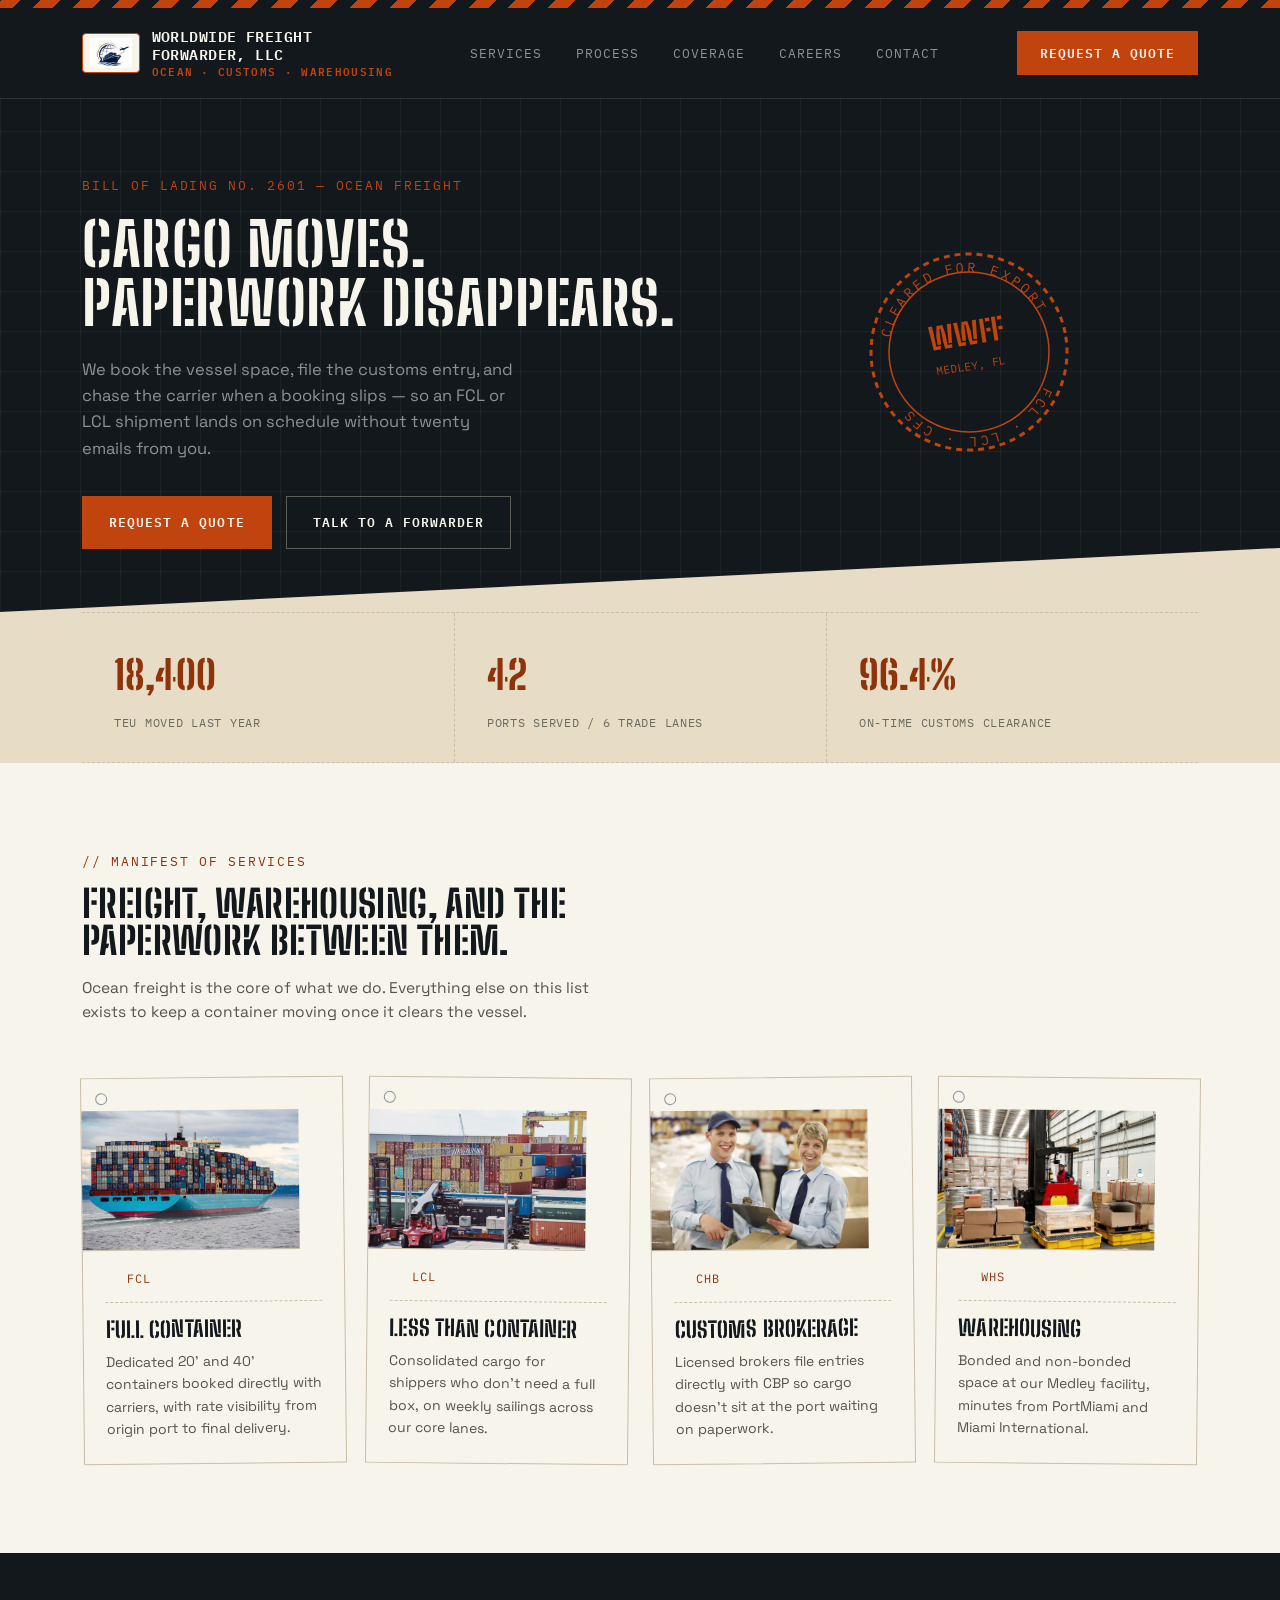
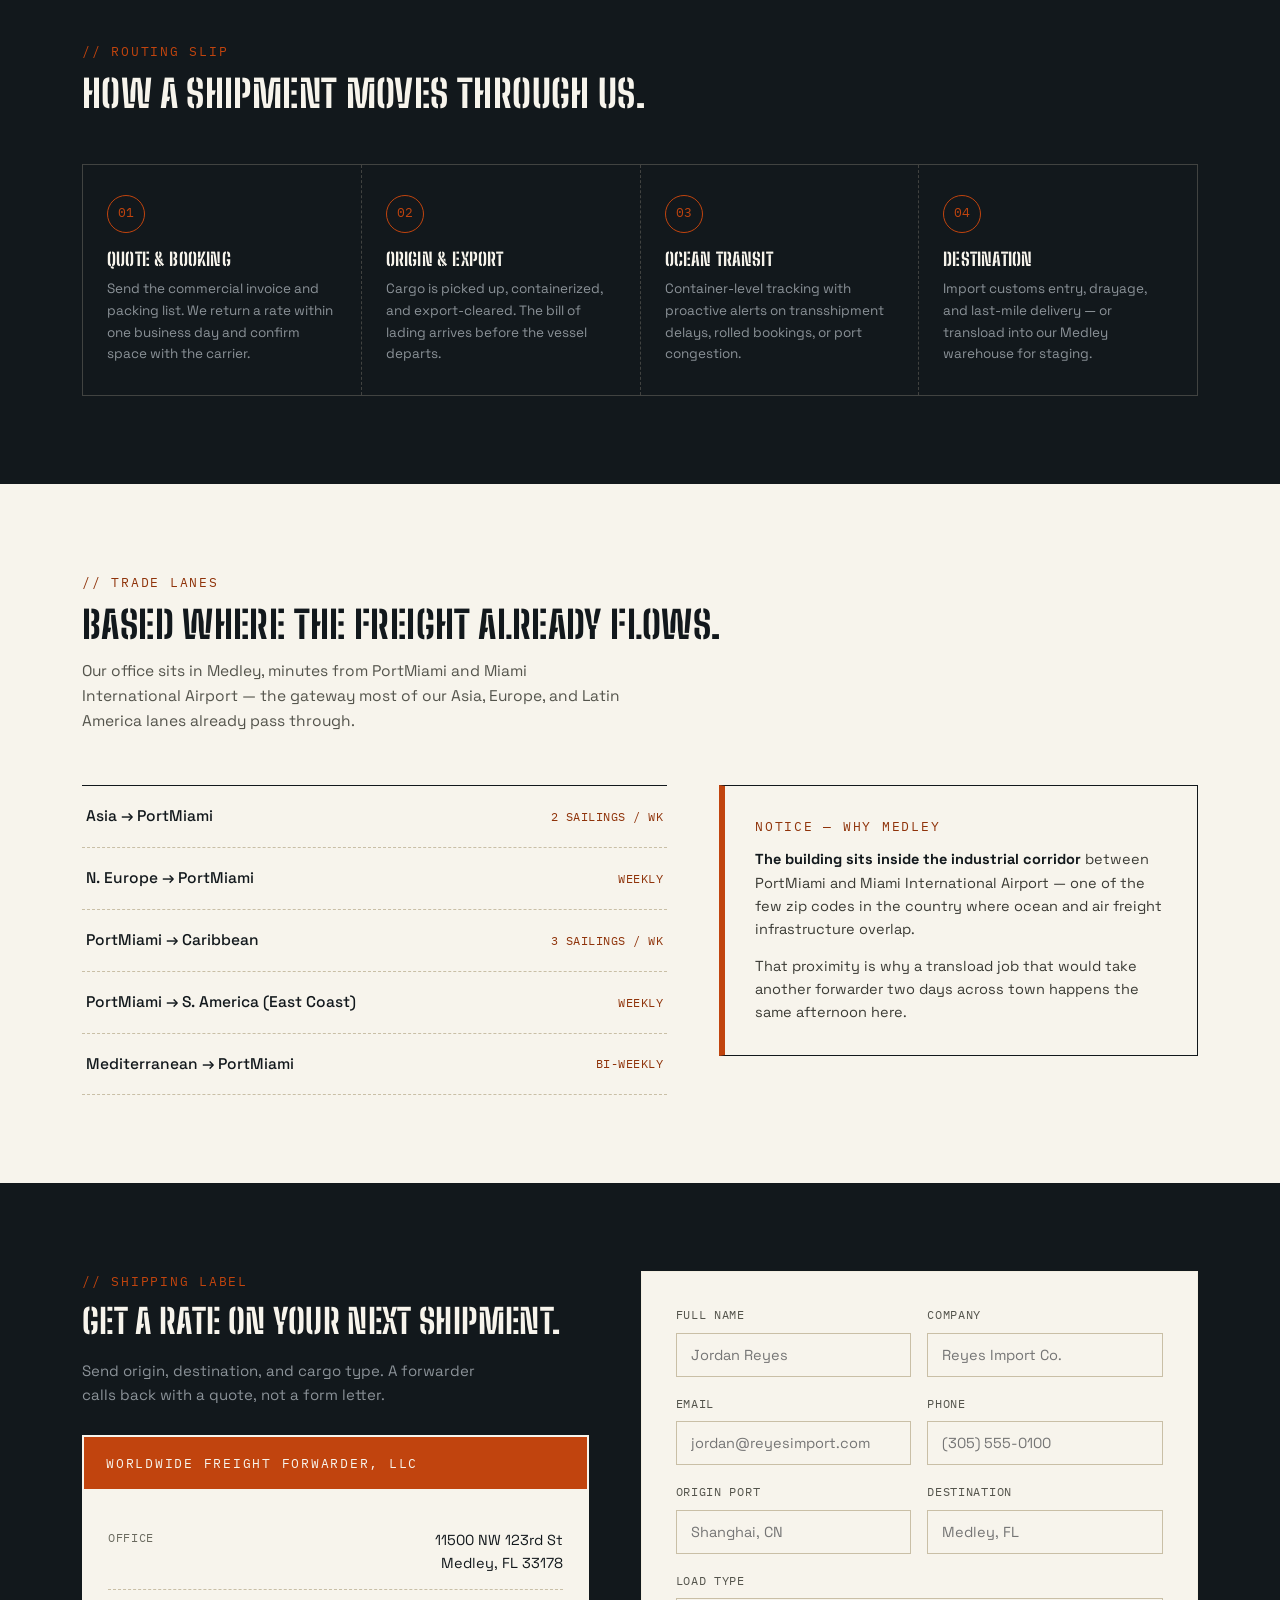
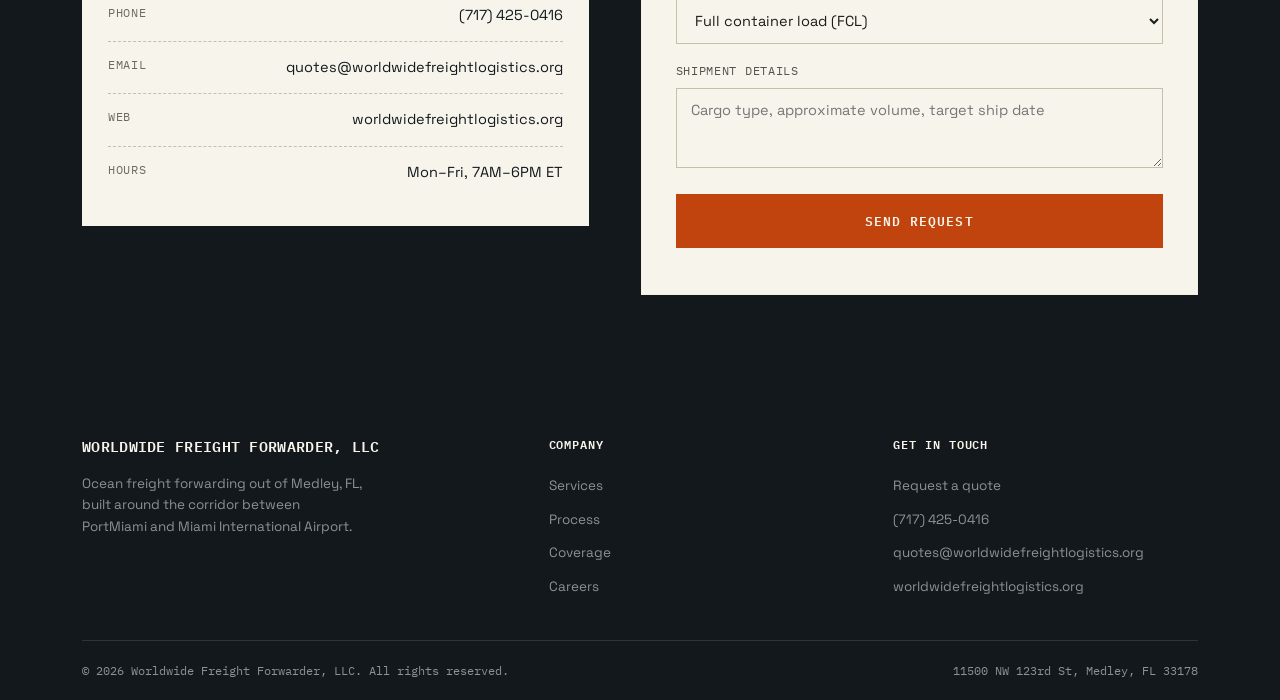
<file: index.html>
<!DOCTYPE html>
<html lang="en">
<head>
<meta charset="UTF-8">
<meta name="viewport" content="width=device-width, initial-scale=1.0">
<link rel="icon" type="image/png" href="favicon.png">
<title>Worldwide Freight Forwarder, LLC — Ocean Freight</title>
<link rel="preconnect" href="https://fonts.googleapis.com">
<link rel="preconnect" href="https://fonts.gstatic.com" crossorigin>
<link href="https://fonts.googleapis.com/css2?family=Big+Shoulders+Stencil+Text:wght@700;800&family=Space+Grotesk:wght@400;500;600&family=IBM+Plex+Mono:wght@400;500;600&display=swap" rel="stylesheet">
<link rel="stylesheet" href="style.css">
</head>
<body>

<div class="hazard"></div>
<header>
  <nav class="nav">
    <div class="logo">
      <div class="logo-badge"><img src="logo-icon.png" alt="Worldwide Freight Forwarder, LLC logo"></div>
      <div class="logo-text">WORLDWIDE FREIGHT<br>FORWARDER, LLC<span>OCEAN &middot; CUSTOMS &middot; WAREHOUSING</span></div>
    </div>
    <div class="navlinks">
      <a href="#services">Services</a>
      <a href="#process">Process</a>
      <a href="#coverage">Coverage</a>
      <a href="careers.html">Careers</a>
      <a href="#contact">Contact</a>
    </div>
    <a class="nav-cta" href="#contact">Request a quote</a>
    <button class="menu-btn" aria-label="Open menu">&#9776;</button>
  </nav>
</header>

<section class="hero">
  <div class="wrap hero-grid">
    <div>
      <div class="hero-eyebrow tag">Bill of lading no. 2601 &mdash; ocean freight</div>
      <h1>Cargo moves. Paperwork disappears.</h1>
      <p class="lede">We book the vessel space, file the customs entry, and chase the carrier when a booking slips &mdash; so an FCL or LCL shipment lands on schedule without twenty emails from you.</p>
      <div class="hero-actions">
        <a class="btn-primary" href="#contact">Request a quote</a>
        <a class="btn-ghost" href="tel:+17174250416">Talk to a forwarder</a>
      </div>
    </div>
    <div class="stamp-wrap">
      <svg class="stamp" width="220" height="220" viewBox="0 0 220 220" xmlns="http://www.w3.org/2000/svg" role="img" aria-label="Cleared for export stamp">
        <circle cx="110" cy="110" r="98" fill="none" stroke="#C1440E" stroke-width="3" stroke-dasharray="6 5"/>
        <circle cx="110" cy="110" r="80" fill="none" stroke="#C1440E" stroke-width="1.5"/>
        <path id="topArc" d="M 30 110 A 80 80 0 0 1 190 110" fill="none"/>
        <path id="botArc" d="M 190 115 A 80 80 0 0 1 30 115" fill="none"/>
        <text font-family="IBM Plex Mono" font-size="13.5" letter-spacing="3" fill="#C1440E">
          <textPath href="#topArc" startOffset="50%" text-anchor="middle">CLEARED FOR EXPORT</textPath>
        </text>
        <text font-family="IBM Plex Mono" font-size="13.5" letter-spacing="3" fill="#C1440E">
          <textPath href="#botArc" startOffset="50%" text-anchor="middle">FCL &middot; LCL &middot; CFS</textPath>
        </text>
        <text x="110" y="103" text-anchor="middle" font-family="Big Shoulders Stencil Text" font-size="30" font-weight="800" fill="#C1440E">WWFF</text>
        <text x="110" y="128" text-anchor="middle" font-family="IBM Plex Mono" font-size="11" fill="#C1440E">MEDLEY, FL</text>
      </svg>
    </div>
  </div>
  <div class="diag"></div>
</section>

<div class="manifest-strip">
  <div class="wrap">
    <div class="ticket-row">
      <div class="ticket"><div class="num">18,400</div><div class="label">TEU moved last year</div></div>
      <div class="ticket"><div class="num">42</div><div class="label">Ports served / 6 trade lanes</div></div>
      <div class="ticket"><div class="num">96.4%</div><div class="label">On-time customs clearance</div></div>
    </div>
  </div>
</div>

<section id="services">
  <div class="wrap">
    <div class="section-head">
      <div class="section-tag tag">// manifest of services</div>
      <h2>Freight, warehousing, and the paperwork between them.</h2>
      <p>Ocean freight is the core of what we do. Everything else on this list exists to keep a container moving once it clears the vessel.</p>
    </div>
    <div class="tags">
      <div class="tag-card">
        <img class="tag-photo" src="FCL.jpg" alt="Loaded container ship at sea">
        <div class="code">FCL</div>
        <div class="perf"></div>
        <h3>Full container</h3>
        <p>Dedicated 20' and 40' containers booked directly with carriers, with rate visibility from origin port to final delivery.</p>
      </div>
      <div class="tag-card">
        <img class="tag-photo" src="LCL.jpg" alt="Container yard with mixed cargo">
        <div class="code">LCL</div>
        <div class="perf"></div>
        <h3>Less than container</h3>
        <p>Consolidated cargo for shippers who don't need a full box, on weekly sailings across our core lanes.</p>
      </div>
      <div class="tag-card">
        <img class="tag-photo" src="CHB.jpeg" alt="Logistics staff reviewing shipment paperwork">
        <div class="code">CHB</div>
        <div class="perf"></div>
        <h3>Customs brokerage</h3>
        <p>Licensed brokers file entries directly with CBP so cargo doesn't sit at the port waiting on paperwork.</p>
      </div>
      <div class="tag-card">
        <img class="tag-photo" src="WHS.jpeg" alt="Warehouse worker moving palletized cargo">
        <div class="code">WHS</div>
        <div class="perf"></div>
        <h3>Warehousing</h3>
        <p>Bonded and non-bonded space at our Medley facility, minutes from PortMiami and Miami International.</p>
      </div>
    </div>
  </div>
</section>

<section class="process-wrap" id="process">
  <div class="wrap">
    <div class="section-head">
      <div class="section-tag tag">// routing slip</div>
      <h2>How a shipment moves through us.</h2>
    </div>
    <div class="route-ticket">
      <div class="r-step">
        <div class="stampnum">01</div>
        <h3>Quote &amp; booking</h3>
        <p>Send the commercial invoice and packing list. We return a rate within one business day and confirm space with the carrier.</p>
      </div>
      <div class="r-step">
        <div class="stampnum">02</div>
        <h3>Origin &amp; export</h3>
        <p>Cargo is picked up, containerized, and export-cleared. The bill of lading arrives before the vessel departs.</p>
      </div>
      <div class="r-step">
        <div class="stampnum">03</div>
        <h3>Ocean transit</h3>
        <p>Container-level tracking with proactive alerts on transshipment delays, rolled bookings, or port congestion.</p>
      </div>
      <div class="r-step">
        <div class="stampnum">04</div>
        <h3>Destination</h3>
        <p>Import customs entry, drayage, and last-mile delivery &mdash; or transload into our Medley warehouse for staging.</p>
      </div>
    </div>
  </div>
</section>

<section id="coverage">
  <div class="wrap">
    <div class="section-head">
      <div class="section-tag tag">// trade lanes</div>
      <h2>Based where the freight already flows.</h2>
      <p>Our office sits in Medley, minutes from PortMiami and Miami International Airport &mdash; the gateway most of our Asia, Europe, and Latin America lanes already pass through.</p>
    </div>
    <div class="coverage-grid">
      <div class="lanes">
        <div class="lane"><span class="route">Asia &rarr; PortMiami</span><span class="freq">2 sailings / wk</span></div>
        <div class="lane"><span class="route">N. Europe &rarr; PortMiami</span><span class="freq">weekly</span></div>
        <div class="lane"><span class="route">PortMiami &rarr; Caribbean</span><span class="freq">3 sailings / wk</span></div>
        <div class="lane"><span class="route">PortMiami &rarr; S. America (East Coast)</span><span class="freq">weekly</span></div>
        <div class="lane"><span class="route">Mediterranean &rarr; PortMiami</span><span class="freq">bi-weekly</span></div>
      </div>
      <div class="notice">
        <div class="tag">NOTICE &mdash; WHY MEDLEY</div>
        <p><strong>The building sits inside the industrial corridor</strong> between PortMiami and Miami International Airport &mdash; one of the few zip codes in the country where ocean and air freight infrastructure overlap.</p>
        <p>That proximity is why a transload job that would take another forwarder two days across town happens the same afternoon here.</p>
      </div>
    </div>
  </div>
</section>

<section class="contact-wrap" id="contact">
  <div class="wrap contact-grid">
    <div>
      <div class="section-tag tag" style="color:#C1440E;">// shipping label</div>
      <h2 style="font-size:34px;color:var(--paper);margin-bottom:20px;">Get a rate on your next shipment.</h2>
      <p style="color:var(--fog);font-size:15px;margin-bottom:28px;max-width:400px;font-family:'Space Grotesk',sans-serif;">Send origin, destination, and cargo type. A forwarder calls back with a quote, not a form letter.</p>
      <div class="label-card">
        <div class="label-head tag">Worldwide Freight Forwarder, LLC</div>
        <div class="label-body">
          <div class="label-row"><span class="k">Office</span><span class="v">11500 NW 123rd St<br>Medley, FL 33178</span></div>
          <div class="label-row"><span class="k">Phone</span><span class="v">(717) 425-0416</span></div>
          <div class="label-row"><span class="k">Email</span><span class="v">quotes@worldwidefreightlogistics.org</span></div>
          <div class="label-row"><span class="k">Web</span><span class="v">worldwidefreightlogistics.org</span></div>
          <div class="label-row"><span class="k">Hours</span><span class="v">Mon&ndash;Fri, 7AM&ndash;6PM ET</span></div>
        </div>
      </div>
    </div>
    <form class="form-card" id="quote-form" enctype="multipart/form-data">
      <div class="two-col">
        <div class="form-row">
          <label for="name">Full name</label>
          <input id="name" name="fi-sender-fullName" type="text" placeholder="Jordan Reyes" required>
        </div>
        <div class="form-row">
          <label for="company">Company</label>
          <input id="company" name="fi-sender-company" type="text" placeholder="Reyes Import Co.">
        </div>
      </div>
      <div class="two-col">
        <div class="form-row">
          <label for="email">Email</label>
          <input id="email" name="fi-sender-email" type="email" placeholder="jordan@reyesimport.com" required>
        </div>
        <div class="form-row">
          <label for="phone">Phone</label>
          <input id="phone" name="fi-text-phone" type="tel" placeholder="(305) 555-0100">
        </div>
      </div>
      <div class="two-col">
        <div class="form-row">
          <label for="origin">Origin port</label>
          <input id="origin" name="fi-text-originPort" type="text" placeholder="Shanghai, CN">
        </div>
        <div class="form-row">
          <label for="dest">Destination</label>
          <input id="dest" name="fi-text-destination" type="text" placeholder="Medley, FL">
        </div>
      </div>
      <div class="form-row">
        <label for="load">Load type</label>
        <select id="load" name="fi-select-loadType">
          <option>Full container load (FCL)</option>
          <option>Less than container load (LCL)</option>
          <option>Not sure yet</option>
        </select>
      </div>
      <div class="form-row">
        <label for="details">Shipment details</label>
        <textarea id="details" name="fi-text-details" rows="3" placeholder="Cargo type, approximate volume, target ship date"></textarea>
      </div>
      <button class="btn-primary" type="submit" style="width:100%;background:var(--rust);color:var(--paper);">Send request</button>
      <p id="quote-form-status" style="margin-top:12px;font-size:13.5px;"></p>
    </form>
    <script src="https://forminit.com/sdk/v1/forminit.js"></script>
    <script>
      (function(){
        var forminit = new Forminit();
        var FORM_ID = "f37d4dcpnnr";
        var form = document.getElementById("quote-form");
        form.addEventListener("submit", async function(e){
          e.preventDefault();
          var status = document.getElementById("quote-form-status");
          var btn = form.querySelector("button[type=submit]");
          btn.disabled = true;
          status.textContent = "Sending...";
          var formData = new FormData(form);
          var result = await forminit.submit(FORM_ID, formData);
          btn.disabled = false;
          if (result.error) {
            status.textContent = result.error.message;
            status.style.color = "#8F330A";
            return;
          }
          status.textContent = "Request sent — we'll follow up shortly.";
          status.style.color = "#2F4F44";
          form.reset();
        });
      })();
    </script>
  </div>
</section>

<footer>
  <div class="wrap">
    <div class="footer-grid">
      <div>
        <div class="footer-logo">WORLDWIDE FREIGHT FORWARDER, LLC</div>
        <p>Ocean freight forwarding out of Medley, FL, built around the corridor between PortMiami and Miami International Airport.</p>
      </div>
      <div class="footer-col">
        <h4>Company</h4>
        <a href="#services">Services</a>
        <a href="#process">Process</a>
        <a href="#coverage">Coverage</a>
        <a href="careers.html">Careers</a>
      </div>
      <div class="footer-col">
        <h4>Get in touch</h4>
        <a href="#contact">Request a quote</a>
        <a href="tel:+17174250416">(717) 425-0416</a>
        <a href="mailto:quotes@worldwidefreightlogistics.org">quotes@worldwidefreightlogistics.org</a>
        <a href="https://worldwidefreightlogistics.org">worldwidefreightlogistics.org</a>
      </div>
    </div>
    <div class="footer-bottom">
      <span>&copy; <span id="year"></span> Worldwide Freight Forwarder, LLC. All rights reserved.</span>
      <span>11500 NW 123rd St, Medley, FL 33178</span>
    </div>
  </div>
</footer>

<script>
  document.getElementById('year').textContent = new Date().getFullYear();
  var menuBtn = document.querySelector('.menu-btn');
  var navlinks = document.querySelector('.navlinks');
  menuBtn.addEventListener('click', function(){
    var open = navlinks.style.display === 'flex';
    navlinks.style.display = open ? 'none' : 'flex';
    navlinks.style.flexDirection = 'column';
    navlinks.style.position = 'absolute';
    navlinks.style.top = '78px';
    navlinks.style.left = '0';
    navlinks.style.right = '0';
    navlinks.style.background = 'var(--ink)';
    navlinks.style.padding = '20px 32px';
    navlinks.style.gap = '18px';
    navlinks.style.zIndex = '60';
  });
</script>

</body>
</html>
</file>
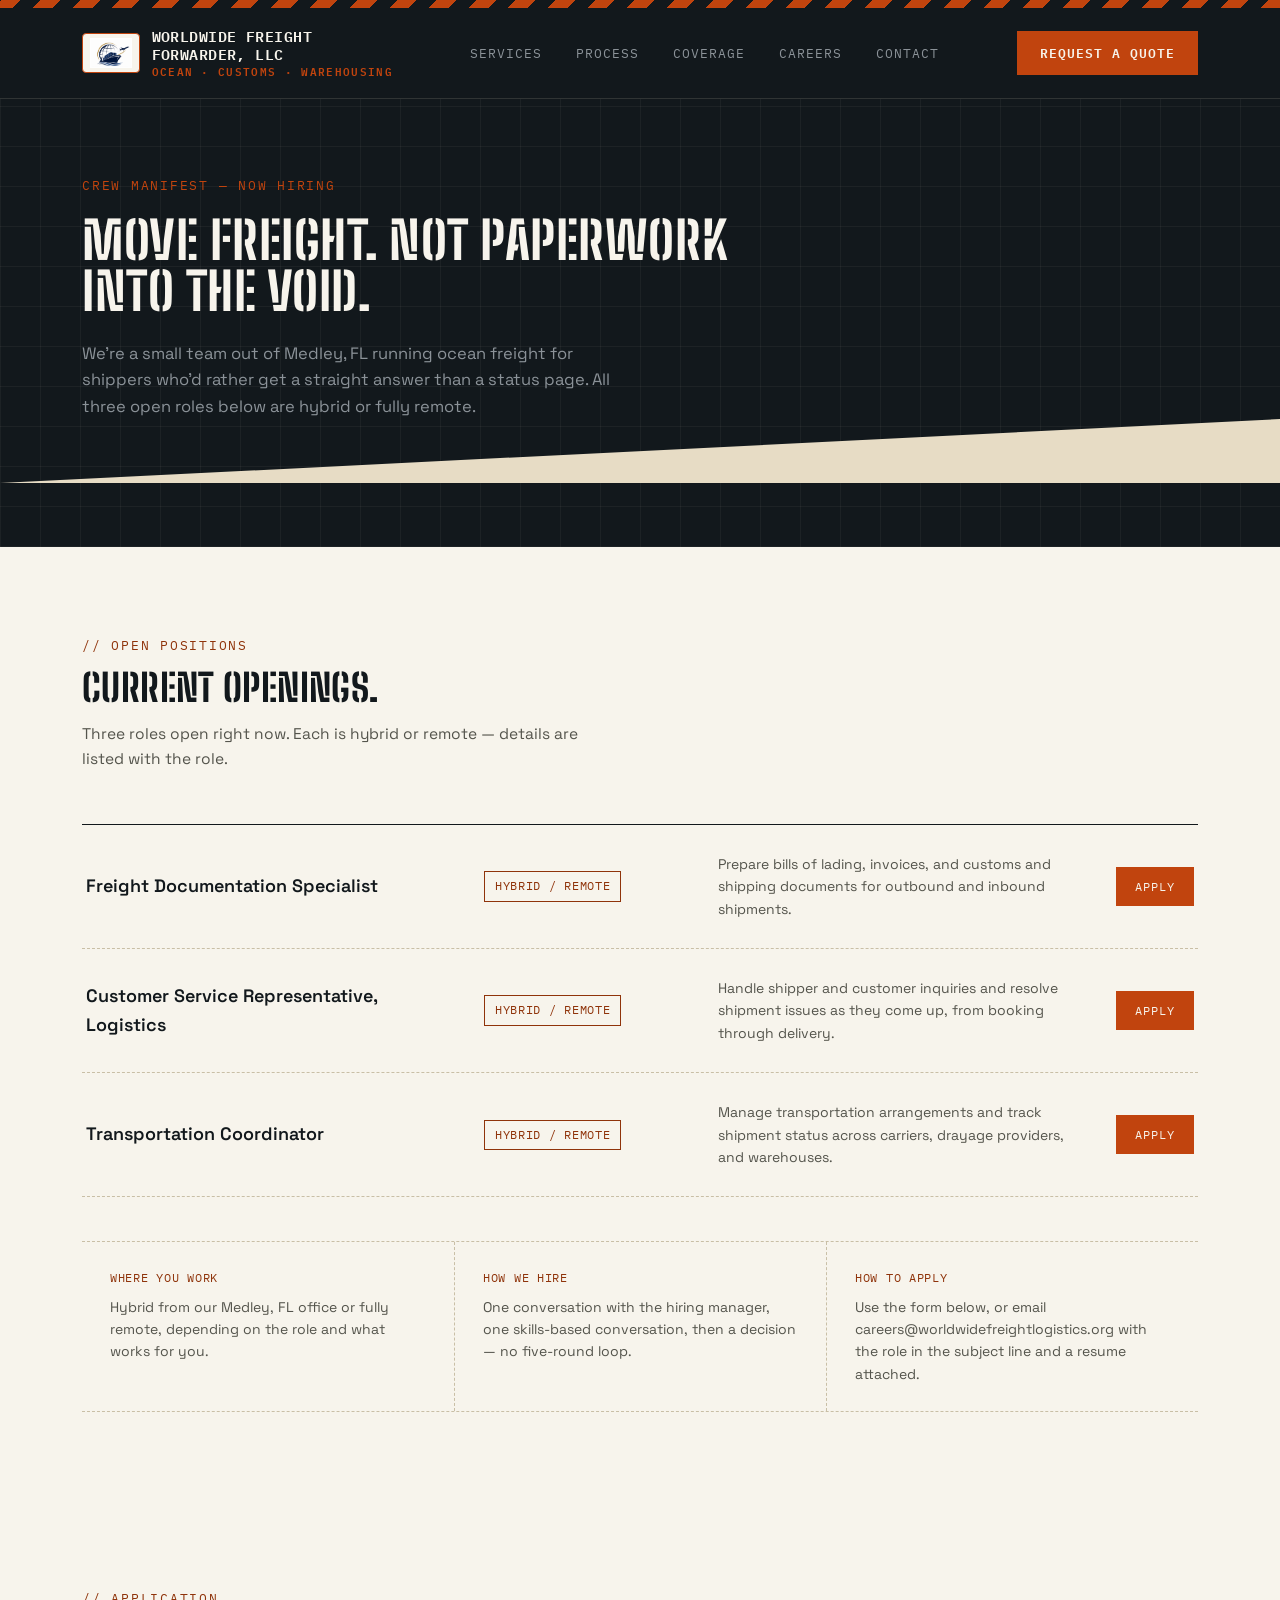
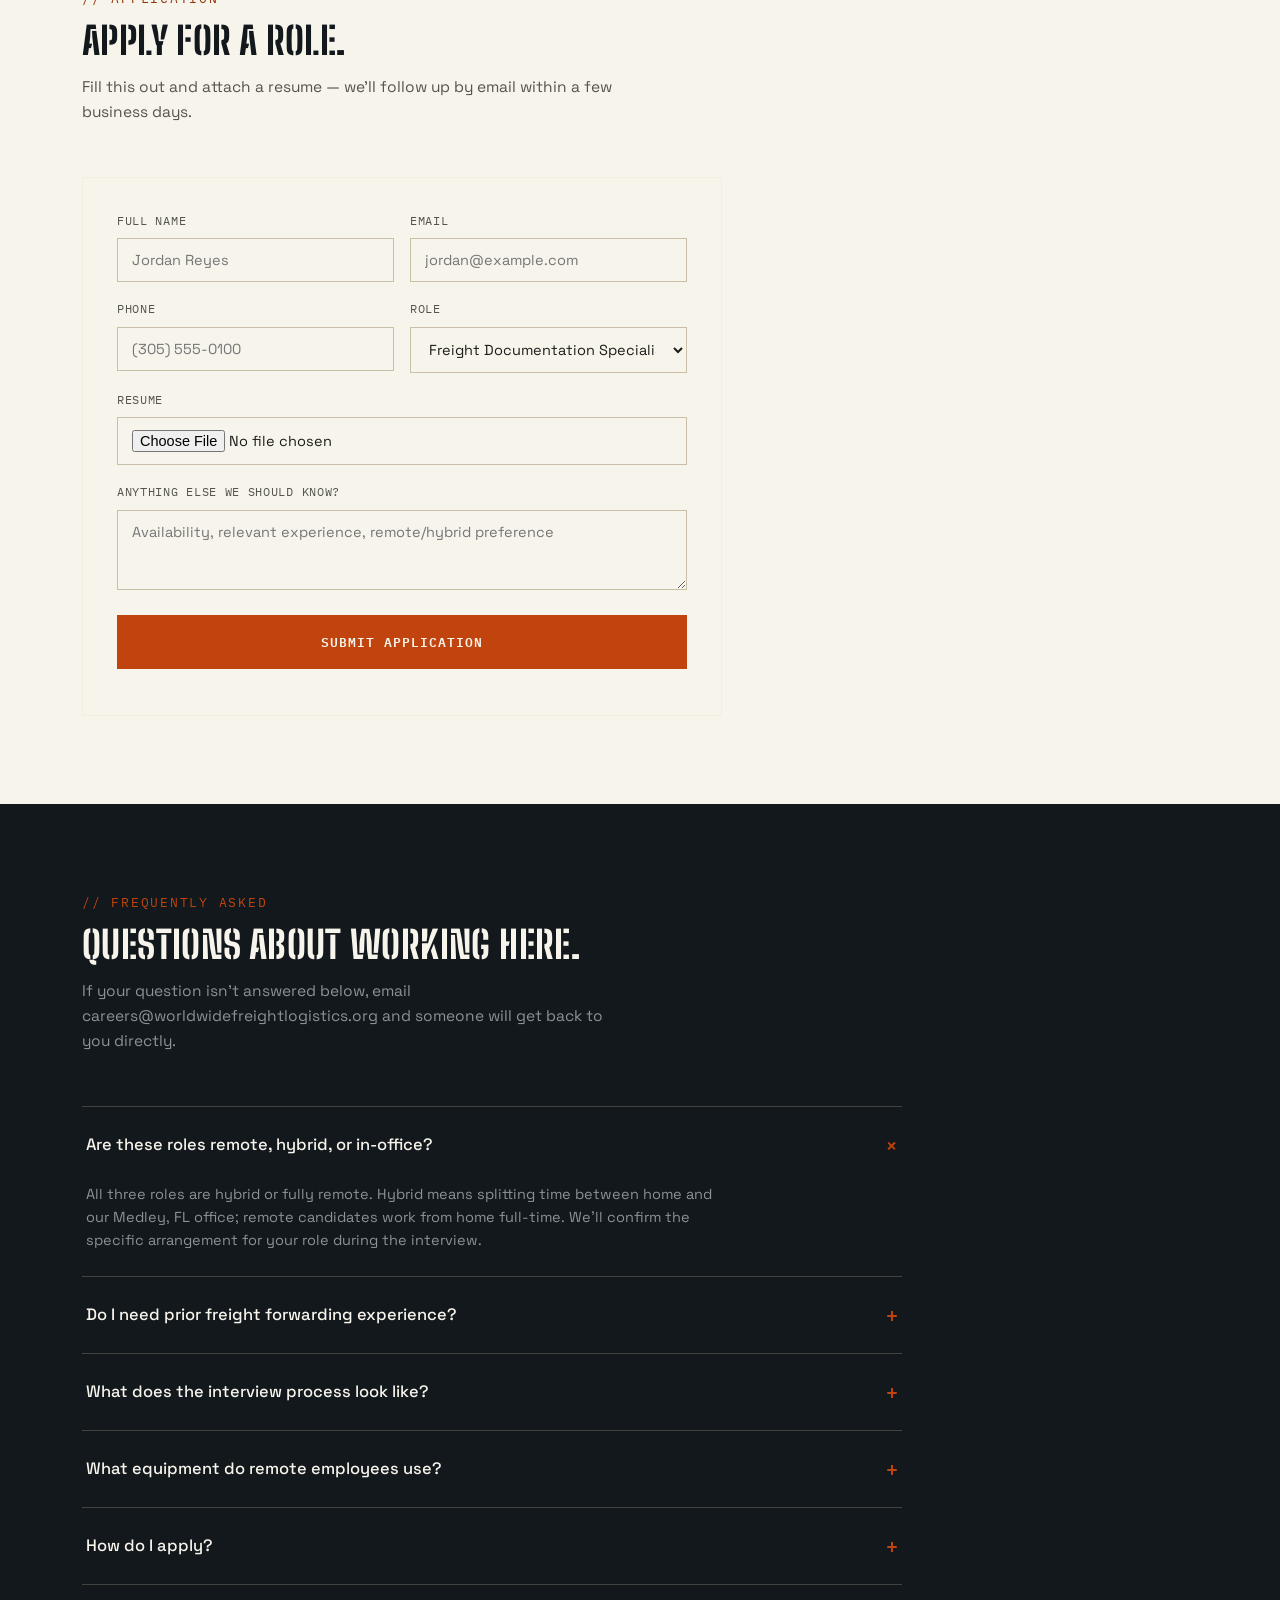
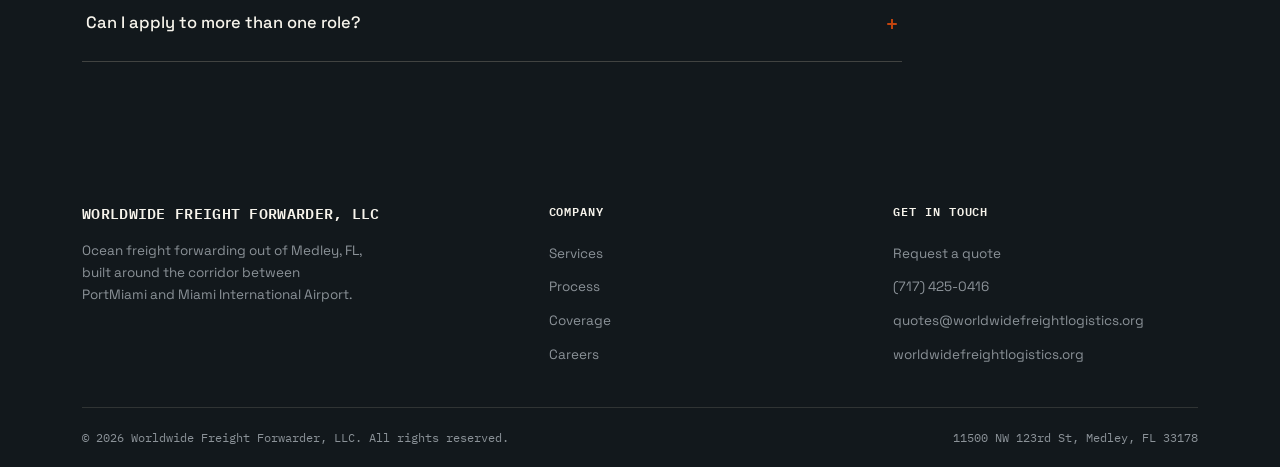
<file: careers.html>
<!DOCTYPE html>
<html lang="en">
<head>
<meta charset="UTF-8">
<meta name="viewport" content="width=device-width, initial-scale=1.0">
<link rel="icon" type="image/png" href="favicon.png">
<title>Careers — Worldwide Freight Forwarder, LLC</title>
<link rel="preconnect" href="https://fonts.googleapis.com">
<link rel="preconnect" href="https://fonts.gstatic.com" crossorigin>
<link href="https://fonts.googleapis.com/css2?family=Big+Shoulders+Stencil+Text:wght@700;800&family=Space+Grotesk:wght@400;500;600&family=IBM+Plex+Mono:wght@400;500;600&display=swap" rel="stylesheet">
<link rel="stylesheet" href="style.css">
</head>
<body>

<div class="hazard"></div>
<header>
  <nav class="nav">
    <div class="logo">
      <div class="logo-badge"><img src="logo-icon.png" alt="Worldwide Freight Forwarder, LLC logo"></div>
      <div class="logo-text">WORLDWIDE FREIGHT<br>FORWARDER, LLC<span>OCEAN &middot; CUSTOMS &middot; WAREHOUSING</span></div>
    </div>
    <div class="navlinks">
      <a href="index.html#services">Services</a>
      <a href="index.html#process">Process</a>
      <a href="index.html#coverage">Coverage</a>
      <a href="careers.html">Careers</a>
      <a href="index.html#contact">Contact</a>
    </div>
    <a class="nav-cta" href="index.html#contact">Request a quote</a>
    <button class="menu-btn" aria-label="Open menu">&#9776;</button>
  </nav>
</header>

<section class="hero" style="padding-bottom:64px;">
  <div class="wrap">
    <div class="hero-eyebrow tag">Crew manifest &mdash; now hiring</div>
    <h1 style="font-size:52px;max-width:700px;">Move freight. Not paperwork into the void.</h1>
    <p class="lede" style="max-width:560px;">We're a small team out of Medley, FL running ocean freight for shippers who'd rather get a straight answer than a status page. All three open roles below are hybrid or fully remote.</p>
  </div>
  <div class="diag"></div>
</section>

<section id="roles">
  <div class="wrap">
    <div class="section-head">
      <div class="section-tag tag">// open positions</div>
      <h2>Current openings.</h2>
      <p>Three roles open right now. Each is hybrid or remote &mdash; details are listed with the role.</p>
    </div>
    <div class="role-list">
      <div class="role">
        <div class="rtitle">Freight Documentation Specialist</div>
        <div class="rloc">Hybrid / Remote</div>
        <div class="rdesc">Prepare bills of lading, invoices, and customs and shipping documents for outbound and inbound shipments.</div>
        <button type="button" class="rapply" onclick="applyFor('Freight Documentation Specialist')">Apply</button>
      </div>
      <div class="role">
        <div class="rtitle">Customer Service Representative, Logistics</div>
        <div class="rloc">Hybrid / Remote</div>
        <div class="rdesc">Handle shipper and customer inquiries and resolve shipment issues as they come up, from booking through delivery.</div>
        <button type="button" class="rapply" onclick="applyFor('Customer Service Representative, Logistics')">Apply</button>
      </div>
      <div class="role">
        <div class="rtitle">Transportation Coordinator</div>
        <div class="rloc">Hybrid / Remote</div>
        <div class="rdesc">Manage transportation arrangements and track shipment status across carriers, drayage providers, and warehouses.</div>
        <button type="button" class="rapply" onclick="applyFor('Transportation Coordinator')">Apply</button>
      </div>
    </div>

    <div class="perk-strip">
      <div class="perk">
        <div class="ptitle">Where you work</div>
        <p>Hybrid from our Medley, FL office or fully remote, depending on the role and what works for you.</p>
      </div>
      <div class="perk">
        <div class="ptitle">How we hire</div>
        <p>One conversation with the hiring manager, one skills-based conversation, then a decision &mdash; no five-round loop.</p>
      </div>
      <div class="perk">
        <div class="ptitle">How to apply</div>
        <p>Use the form below, or email careers@worldwidefreightlogistics.org with the role in the subject line and a resume attached.</p>
      </div>
    </div>
  </div>
</section>

<section id="apply">
  <div class="wrap">
    <div class="section-head">
      <div class="section-tag tag">// application</div>
      <h2>Apply for a role.</h2>
      <p>Fill this out and attach a resume &mdash; we'll follow up by email within a few business days.</p>
    </div>
    <form class="form-card" id="apply-form" style="max-width:640px;" enctype="multipart/form-data">
      <div class="two-col">
        <div class="form-row">
          <label for="app-name">Full name</label>
          <input id="app-name" name="fi-sender-fullName" type="text" placeholder="Jordan Reyes" required>
        </div>
        <div class="form-row">
          <label for="app-email">Email</label>
          <input id="app-email" name="fi-sender-email" type="email" placeholder="jordan@example.com" required>
        </div>
      </div>
      <div class="two-col">
        <div class="form-row">
          <label for="app-phone">Phone</label>
          <input id="app-phone" name="fi-text-phone" type="tel" placeholder="(305) 555-0100">
        </div>
        <div class="form-row">
          <label for="app-role">Role</label>
          <select id="app-role" name="fi-select-role">
            <option>Freight Documentation Specialist</option>
            <option>Customer Service Representative, Logistics</option>
            <option>Transportation Coordinator</option>
          </select>
        </div>
      </div>
      <div class="form-row">
        <label for="app-resume">Resume</label>
        <input id="app-resume" name="fi-file-resume" type="file" accept=".pdf,.doc,.docx" required>
      </div>
      <div class="form-row">
        <label for="app-note">Anything else we should know?</label>
        <textarea id="app-note" name="fi-text-note" rows="3" placeholder="Availability, relevant experience, remote/hybrid preference"></textarea>
      </div>
      <button class="btn-primary" type="submit" style="width:100%;background:var(--rust);color:var(--paper);">Submit application</button>
      <p id="apply-form-status" style="margin-top:12px;font-size:13.5px;"></p>
    </form>
    <script src="https://forminit.com/sdk/v1/forminit.js"></script>
    <script>
      (function(){
        var forminit = new Forminit();
        var FORM_ID = "f37d4dcpnnr";
        var form = document.getElementById("apply-form");
        form.addEventListener("submit", async function(e){
          e.preventDefault();
          var status = document.getElementById("apply-form-status");
          var btn = form.querySelector("button[type=submit]");
          btn.disabled = true;
          status.textContent = "Sending...";
          var formData = new FormData(form);
          var result = await forminit.submit(FORM_ID, formData);
          btn.disabled = false;
          if (result.error) {
            status.textContent = result.error.message;
            status.style.color = "#8F330A";
            return;
          }
          status.textContent = "Application sent — we'll follow up shortly.";
          status.style.color = "#2F4F44";
          form.reset();
        });
      })();
    </script>
  </div>
</section>

<section class="faq-wrap" id="faq">
  <div class="wrap">
    <div class="section-head">
      <div class="section-tag tag">// frequently asked</div>
      <h2>Questions about working here.</h2>
      <p>If your question isn't answered below, email careers@worldwidefreightlogistics.org and someone will get back to you directly.</p>
    </div>
    <div class="faq-list">
      <details class="faq-item" open>
        <summary>Are these roles remote, hybrid, or in-office?<span class="plus">+</span></summary>
        <div class="faq-a">All three roles are hybrid or fully remote. Hybrid means splitting time between home and our Medley, FL office; remote candidates work from home full-time. We'll confirm the specific arrangement for your role during the interview.</div>
      </details>
      <details class="faq-item">
        <summary>Do I need prior freight forwarding experience?<span class="plus">+</span></summary>
        <div class="faq-a">It helps, but it isn't required for every role. Familiarity with logistics, customs paperwork, or customer service in a fast-moving operational environment matters more than having the exact job title before.</div>
      </details>
      <details class="faq-item">
        <summary>What does the interview process look like?<span class="plus">+</span></summary>
        <div class="faq-a">A first conversation with the hiring manager to talk through the role and your background, followed by a skills-based conversation specific to the position. We aim to give a decision shortly after.</div>
      </details>
      <details class="faq-item">
        <summary>What equipment do remote employees use?<span class="plus">+</span></summary>
        <div class="faq-a">We provide a laptop and the software you need to do the job. Remote staff are expected to have a reliable internet connection and a quiet space for calls with shippers and carriers.</div>
      </details>
      <details class="faq-item">
        <summary>How do I apply?<span class="plus">+</span></summary>
        <div class="faq-a">Email careers@worldwidefreightlogistics.org with the role name in the subject line and a resume attached. You can also use the Apply button next to any listing above, which pre-fills the subject line for you.</div>
      </details>
      <details class="faq-item">
        <summary>Can I apply to more than one role?<span class="plus">+</span></summary>
        <div class="faq-a">Yes. Send one email per role you're interested in, or list all of them in a single email and we'll route it to the right hiring manager.</div>
      </details>
    </div>
  </div>
</section>

<footer>
  <div class="wrap">
    <div class="footer-grid">
      <div>
        <div class="footer-logo">WORLDWIDE FREIGHT FORWARDER, LLC</div>
        <p>Ocean freight forwarding out of Medley, FL, built around the corridor between PortMiami and Miami International Airport.</p>
      </div>
      <div class="footer-col">
        <h4>Company</h4>
        <a href="index.html#services">Services</a>
        <a href="index.html#process">Process</a>
        <a href="index.html#coverage">Coverage</a>
        <a href="careers.html">Careers</a>
      </div>
      <div class="footer-col">
        <h4>Get in touch</h4>
        <a href="index.html#contact">Request a quote</a>
        <a href="tel:+17174250416">(717) 425-0416</a>
        <a href="mailto:quotes@worldwidefreightlogistics.org">quotes@worldwidefreightlogistics.org</a>
        <a href="https://worldwidefreightlogistics.org">worldwidefreightlogistics.org</a>
      </div>
    </div>
    <div class="footer-bottom">
      <span>&copy; <span id="year"></span> Worldwide Freight Forwarder, LLC. All rights reserved.</span>
      <span>11500 NW 123rd St, Medley, FL 33178</span>
    </div>
  </div>
</footer>

<script>
  function applyFor(role){
    var select = document.getElementById('app-role');
    if (select) { select.value = role; }
    var target = document.getElementById('apply');
    if (target) { target.scrollIntoView({behavior:'smooth', block:'start'}); }
  }
  document.getElementById('year').textContent = new Date().getFullYear();
  var menuBtn = document.querySelector('.menu-btn');
  var navlinks = document.querySelector('.navlinks');
  menuBtn.addEventListener('click', function(){
    var open = navlinks.style.display === 'flex';
    navlinks.style.display = open ? 'none' : 'flex';
    navlinks.style.flexDirection = 'column';
    navlinks.style.position = 'absolute';
    navlinks.style.top = '78px';
    navlinks.style.left = '0';
    navlinks.style.right = '0';
    navlinks.style.background = 'var(--ink)';
    navlinks.style.padding = '20px 32px';
    navlinks.style.gap = '18px';
    navlinks.style.zIndex = '60';
  });
</script>

</body>
</html>
</file>
<file: style.css>
:root{
    --ink:#12181C;
    --ink-soft:#1D262C;
    --rust:#C1440E;
    --rust-dark:#8F330A;
    --hull:#2F4F44;
    --kraft:#E7DCC5;
    --kraft-dark:#D8CBAE;
    --paper:#F7F4EC;
    --charcoal:#1B1B18;
    --fog:#8B9298;
    --line:#C9BFA6;
    --max:1180px;
  }
  *{box-sizing:border-box;margin:0;padding:0;}
  html{scroll-behavior:smooth;}
  body{
    font-family:'Space Grotesk',-apple-system,sans-serif;
    color:var(--charcoal);
    background:var(--paper);
    line-height:1.6;
    -webkit-font-smoothing:antialiased;
  }
  h1,h2,h3{
    font-family:'Big Shoulders Stencil Text',sans-serif;
    font-weight:800;
    letter-spacing:0.01em;
    line-height:0.98;
    text-transform:uppercase;
  }
  a{color:inherit;text-decoration:none;}
  img{max-width:100%;display:block;}
  .wrap{max-width:var(--max);margin:0 auto;padding:0 32px;}
  .mono{font-family:'IBM Plex Mono',monospace;}
  .tag{
    font-family:'IBM Plex Mono',monospace;font-size:12.5px;
    letter-spacing:0.14em;text-transform:uppercase;
  }

  .hazard{
    height:8px;width:100%;
    background:repeating-linear-gradient(-45deg,var(--rust) 0 14px,var(--ink) 14px 28px);
  }

  header{background:var(--ink);border-bottom:1px solid rgba(231,220,197,0.14);}
  .nav{display:flex;align-items:center;justify-content:space-between;padding:20px 32px;max-width:var(--max);margin:0 auto;}
  .logo{display:flex;align-items:center;gap:12px;}
  .logo .mark{width:30px;height:30px;flex-shrink:0;}
  .logo-text{font-family:'IBM Plex Mono',monospace;font-weight:600;font-size:14.5px;color:var(--paper);letter-spacing:0.03em;line-height:1.25;}
  .logo-text span{display:block;color:var(--rust);font-size:11px;letter-spacing:0.12em;}
  .navlinks{display:flex;gap:34px;align-items:center;}
  .navlinks a{font-family:'IBM Plex Mono',monospace;color:var(--fog);font-size:12.5px;letter-spacing:0.08em;text-transform:uppercase;transition:color .15s ease;}
  .navlinks a:hover{color:var(--paper);}
  .navlinks a:focus-visible{outline:2px solid var(--rust);outline-offset:4px;}
  .nav-cta{background:var(--rust);color:var(--paper);padding:11px 22px;font-family:'IBM Plex Mono',monospace;font-size:12.5px;letter-spacing:0.08em;text-transform:uppercase;font-weight:600;border:1px solid var(--rust);cursor:pointer;border-radius:0;}
  .nav-cta:hover{background:var(--rust-dark);border-color:var(--rust-dark);}
  .nav-cta:focus-visible{outline:2px solid var(--paper);outline-offset:3px;}
  .menu-btn{display:none;background:none;border:none;color:var(--paper);font-size:26px;cursor:pointer;}

  .hero{
    background:
      repeating-linear-gradient(0deg, rgba(231,220,197,0.05) 0 1px, transparent 1px 40px),
      repeating-linear-gradient(90deg, rgba(231,220,197,0.05) 0 1px, transparent 1px 40px),
      var(--ink);
    color:var(--paper);
    padding:76px 0 0;position:relative;overflow:hidden;
  }
  .hero-grid{display:grid;grid-template-columns:1.15fr 0.85fr;gap:40px;align-items:center;padding-bottom:0;}
  .hero-eyebrow{color:var(--rust);margin-bottom:20px;}
  .hero h1{font-size:60px;color:var(--paper);max-width:600px;}
  .hero p.lede{margin-top:24px;font-size:16.5px;color:var(--fog);max-width:440px;}
  .hero-actions{display:flex;gap:14px;margin-top:34px;flex-wrap:wrap;}
  .btn-primary{background:var(--rust);color:var(--paper);padding:15px 26px;font-family:'IBM Plex Mono',monospace;font-size:13px;letter-spacing:0.08em;text-transform:uppercase;font-weight:600;border:1px solid var(--rust);cursor:pointer;border-radius:0;}
  .btn-primary:hover{background:var(--rust-dark);border-color:var(--rust-dark);}
  .btn-ghost{background:transparent;color:var(--paper);padding:15px 26px;font-family:'IBM Plex Mono',monospace;font-size:13px;letter-spacing:0.08em;text-transform:uppercase;font-weight:600;border:1px solid rgba(231,220,197,0.35);cursor:pointer;border-radius:0;}
  .btn-ghost:hover{border-color:var(--paper);}

  .stamp-wrap{position:relative;display:flex;justify-content:center;align-items:center;padding:20px 0 40px;}
  .stamp{transform:rotate(-9deg);}

  .diag{height:64px;background:var(--kraft);clip-path:polygon(0 100%, 100% 0, 100% 100%);margin-top:-1px;}

  section{padding:88px 0;}
  .section-head{max-width:640px;margin-bottom:52px;}
  .section-tag{color:var(--rust-dark);margin-bottom:14px;}
  .section-head h2{font-size:38px;color:var(--ink);}
  .section-head p{margin-top:16px;font-size:15.5px;color:#54544C;max-width:540px;font-family:'Space Grotesk',sans-serif;}

  .manifest-strip{background:var(--kraft);}
  .ticket-row{display:grid;grid-template-columns:repeat(3,1fr);border-top:1px dashed var(--line);border-bottom:1px dashed var(--line);}
  .ticket{padding:30px 32px;border-left:1px dashed var(--line);}
  .ticket:first-child{border-left:none;}
  .ticket .num{font-family:'Big Shoulders Stencil Text',sans-serif;font-weight:800;font-size:40px;color:var(--rust-dark);}
  .ticket .label{font-family:'IBM Plex Mono',monospace;font-size:12px;letter-spacing:0.06em;text-transform:uppercase;color:#6B6B60;margin-top:6px;}

  .tags{display:grid;grid-template-columns:repeat(4,1fr);gap:22px;}
  .tag-card{
    background:var(--paper);border:1px solid var(--line);position:relative;padding:30px 22px 24px;
  }
  .tag-card:nth-child(odd){transform:rotate(-0.6deg);}
  .tag-card:nth-child(even){transform:rotate(0.6deg);}
  .tag-card::before{
    content:"";position:absolute;top:14px;left:14px;width:10px;height:10px;
    border-radius:50%;border:1px solid var(--fog);background:var(--paper);
  }
  .tag-photo{
    width:calc(100% + 44px);height:140px;object-fit:cover;display:block;
    margin:2px -22px 18px;border-bottom:1px solid var(--line);filter:saturate(0.9) contrast(1.02);
  }
  .tag-card .code{font-family:'IBM Plex Mono',monospace;font-size:12px;color:var(--rust-dark);letter-spacing:0.08em;margin-bottom:14px;padding-left:22px;}
  .tag-card h3{font-size:22px;color:var(--ink);margin-bottom:10px;letter-spacing:0.005em;}
  .tag-card p{font-size:14px;color:#54544C;font-family:'Space Grotesk',sans-serif;}
  .tag-card .perf{border-bottom:1px dashed var(--line);margin:14px 0 16px;}

  .process-wrap{background:var(--ink);color:var(--paper);}
  .process-wrap .section-head h2{color:var(--paper);}
  .process-wrap .section-head p{color:var(--fog);}
  .process-wrap .section-tag{color:var(--rust);}
  .route-ticket{display:flex;border:1px solid rgba(231,220,197,0.22);}
  .r-step{flex:1;padding:30px 24px;border-left:1px dashed rgba(231,220,197,0.22);position:relative;}
  .r-step:first-child{border-left:none;}
  .r-step .stampnum{
    width:38px;height:38px;border-radius:50%;border:1.5px solid var(--rust);
    display:flex;align-items:center;justify-content:center;font-family:'IBM Plex Mono',monospace;
    font-size:13px;color:var(--rust);margin-bottom:18px;
  }
  .r-step h3{font-size:18px;color:var(--paper);margin-bottom:10px;letter-spacing:0.01em;}
  .r-step p{font-size:13.5px;color:var(--fog);font-family:'Space Grotesk',sans-serif;}

  .coverage-grid{display:grid;grid-template-columns:1.1fr 0.9fr;gap:52px;align-items:start;}
  .lanes{border-top:1px solid var(--ink);}
  .lane{display:flex;justify-content:space-between;align-items:center;padding:18px 4px;border-bottom:1px dashed var(--line);}
  .lane .route{font-weight:500;font-size:15.5px;color:var(--ink);font-family:'Space Grotesk',sans-serif;}
  .lane .freq{font-family:'IBM Plex Mono',monospace;font-size:12px;color:var(--rust-dark);text-transform:uppercase;letter-spacing:0.04em;}
  .notice{background:var(--paper);border:1px solid var(--ink);border-left:6px solid var(--rust);padding:30px;}
  .notice .tag{color:var(--rust-dark);margin-bottom:12px;}
  .notice p{font-size:14.5px;color:#3A3A34;margin-bottom:14px;font-family:'Space Grotesk',sans-serif;}
  .notice p:last-child{margin-bottom:0;}
  .notice strong{color:var(--ink);}

  .contact-wrap{background:var(--ink);color:var(--paper);}
  .contact-grid{display:grid;grid-template-columns:1fr 1.1fr;gap:52px;}
  .label-card{background:var(--paper);color:var(--charcoal);border:2px solid var(--paper);position:relative;padding:0;}
  .label-head{background:var(--rust);color:var(--paper);padding:16px 22px;}
  .label-head .tag{color:var(--paper);letter-spacing:0.12em;}
  .label-body{padding:26px 24px;}
  .label-row{display:flex;justify-content:space-between;padding:14px 0;border-bottom:1px dashed var(--line);gap:16px;}
  .label-row:last-child{border-bottom:none;}
  .label-row .k{font-family:'IBM Plex Mono',monospace;font-size:11.5px;color:#6B6B60;text-transform:uppercase;letter-spacing:0.06em;min-width:70px;}
  .label-row .v{font-size:14.5px;color:var(--ink);text-align:right;font-family:'Space Grotesk',sans-serif;}

  .form-card{background:var(--paper);color:var(--charcoal);border:1px solid rgba(231,220,197,0.3);padding:34px;}
  .form-row{margin-bottom:18px;}
  .form-row label{display:block;font-family:'IBM Plex Mono',monospace;font-size:11.5px;letter-spacing:0.06em;text-transform:uppercase;color:#54544C;margin-bottom:8px;}
  .form-row input,.form-row select,.form-row textarea{
    width:100%;padding:12px 14px;border:1px solid var(--line);border-radius:0;
    font-family:'Space Grotesk',sans-serif;font-size:14.5px;background:var(--paper);color:var(--charcoal);
  }
  .form-row input:focus,.form-row select:focus,.form-row textarea:focus{outline:2px solid var(--rust);outline-offset:1px;}
  .two-col{display:grid;grid-template-columns:1fr 1fr;gap:16px;}

  footer{background:var(--ink);color:var(--fog);padding:52px 0 0;}
  .footer-grid{display:grid;grid-template-columns:1.4fr 1fr 1fr;gap:40px;padding-bottom:36px;}
  .footer-logo{font-family:'IBM Plex Mono',monospace;font-weight:600;color:var(--paper);font-size:15px;margin-bottom:14px;letter-spacing:0.02em;}
  .footer-grid p{font-size:13.5px;max-width:280px;font-family:'Space Grotesk',sans-serif;}
  .footer-col h4{font-family:'IBM Plex Mono',monospace;font-size:11.5px;letter-spacing:0.08em;text-transform:uppercase;color:var(--paper);margin-bottom:16px;font-weight:600;}
  .footer-col a{display:block;font-size:13.5px;padding:6px 0;color:var(--fog);}
  .footer-col a:hover{color:var(--paper);}
  .footer-bottom{border-top:1px solid rgba(231,220,197,0.14);padding:20px 0;display:flex;justify-content:space-between;font-size:12px;font-family:'IBM Plex Mono',monospace;flex-wrap:wrap;gap:10px;}

  @media (max-width:860px){
    .navlinks{display:none;}
    .menu-btn{display:block;}
    .hero-grid{grid-template-columns:1fr;}
    .hero h1{font-size:42px;}
    .ticket-row{grid-template-columns:1fr;}
    .ticket{border-left:none;border-top:1px dashed var(--line);}
    .ticket:first-child{border-top:none;}
    .tags{grid-template-columns:1fr 1fr;}
    .route-ticket{flex-direction:column;}
    .r-step{border-left:none;border-top:1px dashed rgba(231,220,197,0.22);}
    .r-step:first-child{border-top:none;}
    .coverage-grid,.contact-grid,.footer-grid{grid-template-columns:1fr;}
    .two-col{grid-template-columns:1fr;}
    section{padding:56px 0;}
  }

/* careers */
.role-list{display:flex;flex-direction:column;gap:0;border-top:1px solid var(--ink);}
.role{
  display:grid;grid-template-columns:1.6fr 0.9fr 1.6fr auto;gap:24px;align-items:center;
  padding:28px 4px;border-bottom:1px dashed var(--line);
}
.role .rtitle{font-family:'Space Grotesk',sans-serif;font-weight:600;font-size:18px;color:var(--ink);}
.role .rloc{
  font-family:'IBM Plex Mono',monospace;font-size:11.5px;letter-spacing:0.06em;text-transform:uppercase;
  color:var(--rust-dark);border:1px solid var(--rust-dark);padding:5px 10px;display:inline-block;width:fit-content;
}
.role .rdesc{font-size:14px;color:#54544C;font-family:'Space Grotesk',sans-serif;}
.role .rapply{
  font-family:'IBM Plex Mono',monospace;font-size:12px;letter-spacing:0.08em;text-transform:uppercase;
  color:var(--paper);background:var(--rust);padding:11px 18px;border:1px solid var(--rust);white-space:nowrap;
  cursor:pointer;
}
.role .rapply:hover{background:var(--rust-dark);border-color:var(--rust-dark);}

.perk-strip{display:grid;grid-template-columns:repeat(3,1fr);border-top:1px dashed var(--line);border-bottom:1px dashed var(--line);margin-top:44px;}
.perk{padding:26px 28px;border-left:1px dashed var(--line);}
.perk:first-child{border-left:none;}
.perk .ptitle{font-family:'IBM Plex Mono',monospace;font-size:12px;letter-spacing:0.06em;text-transform:uppercase;color:var(--rust-dark);margin-bottom:8px;}
.perk p{font-size:14px;color:#54544C;font-family:'Space Grotesk',sans-serif;}

/* faq */
.faq-wrap{background:var(--ink);color:var(--paper);}
.faq-wrap .section-head h2{color:var(--paper);}
.faq-wrap .section-head p{color:var(--fog);}
.faq-wrap .section-tag{color:var(--rust);}
.faq-list{border-top:1px solid rgba(231,220,197,0.22);max-width:820px;}
.faq-item{border-bottom:1px solid rgba(231,220,197,0.22);}
.faq-item summary{
  list-style:none;cursor:pointer;padding:22px 4px;display:flex;justify-content:space-between;align-items:center;gap:20px;
  font-family:'Space Grotesk',sans-serif;font-weight:500;font-size:16.5px;color:var(--paper);
}
.faq-item summary::-webkit-details-marker{display:none;}
.faq-item summary .plus{
  font-family:'IBM Plex Mono',monospace;font-size:20px;color:var(--rust);flex-shrink:0;transition:transform .15s ease;
}
.faq-item[open] summary .plus{transform:rotate(45deg);}
.faq-item .faq-a{padding:0 4px 24px;max-width:640px;font-size:14.5px;color:var(--fog);font-family:'Space Grotesk',sans-serif;}

@media (max-width:860px){
  .role{grid-template-columns:1fr;gap:10px;}
  .role .rapply{width:fit-content;}
  .perk-strip{grid-template-columns:1fr;}
  .perk{border-left:none;border-top:1px dashed var(--line);}
  .perk:first-child{border-top:none;}
}

/* logo badge */
.logo-badge{
  background:var(--paper);border:1px solid var(--rust);border-radius:4px;
  padding:4px 7px;display:flex;align-items:center;flex-shrink:0;
}
.logo-badge img{height:30px;width:auto;display:block;}

/* buttons that are actually links */
.nav-cta, .btn-primary, .btn-ghost { display:inline-block; text-decoration:none; text-align:center; }
</file>
